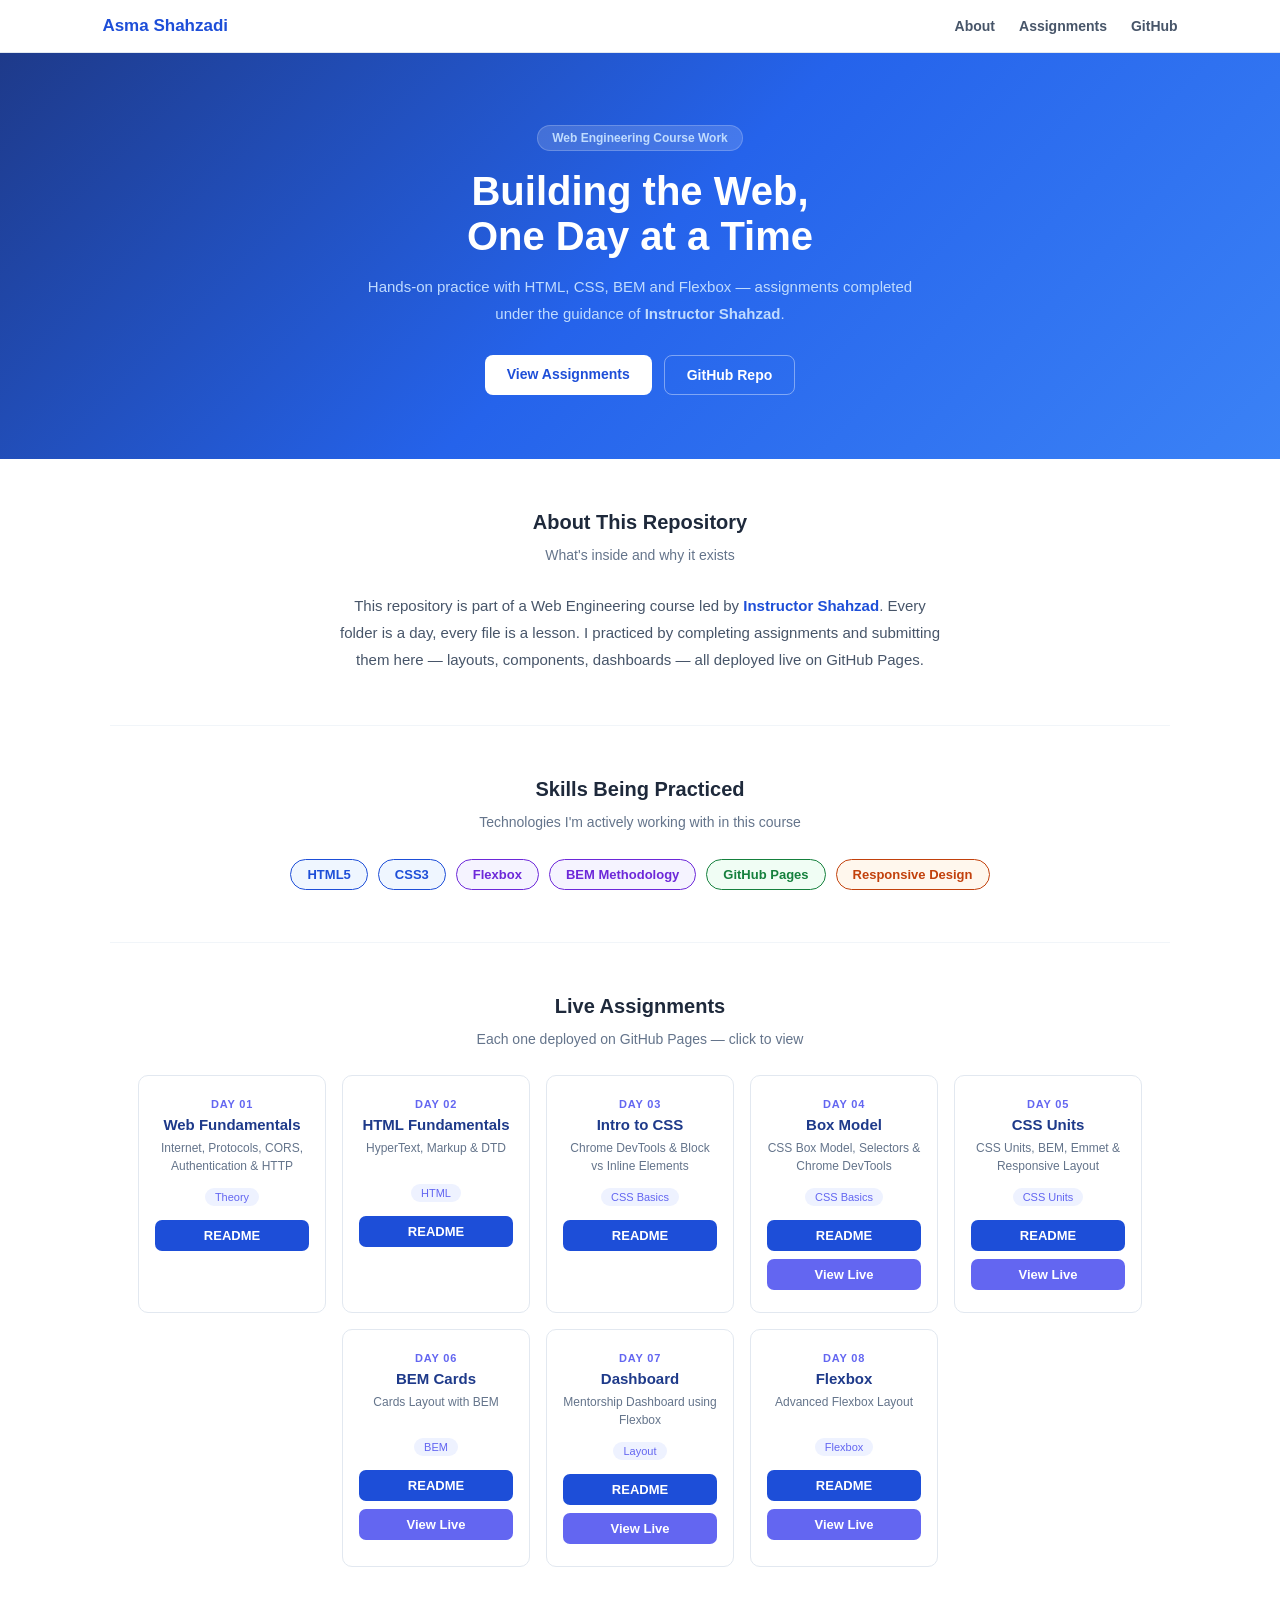
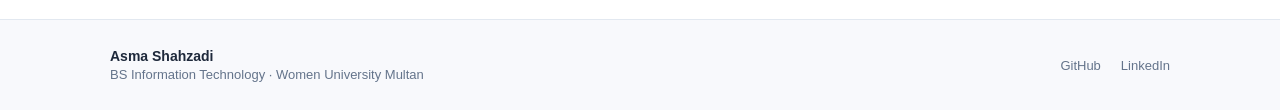
<file: index.html>
<!DOCTYPE html>
<html lang="en">
<head>
  <meta charset="UTF-8">
  <meta name="viewport" content="width=device-width, initial-scale=1.0">
  <title>Learn Web Engineering | Asma Shahzadi</title>
  <style>
    * {
      margin: 0;
      padding: 0;
      box-sizing: border-box;
    }

    body {
      font-family: Arial, sans-serif;
      background: #fff;
      color: #1e293b;
    }

    /* NAV */
    nav {
      display: flex;
      justify-content: space-between;
      align-items: center;
      padding: 16px 8%;
      background: #fff;
      border-bottom: 1px solid #e2e8f0;
      position: sticky;
      top: 0;
    }

    nav h3 {
      color: #1d4ed8;
      font-size: 17px;
    }

    nav ul {
      display: flex;
      list-style: none;
      gap: 24px;
    }

    nav a {
      text-decoration: none;
      color: #475569;
      font-size: 14px;
      font-weight: bold;
    }

    /* HERO */
    .hero {
      padding: 72px 8% 64px;
      text-align: center;
      background: linear-gradient(135deg, #1e3a8a, #2563eb, #3b82f6);
      color: #fff;
    }

    .hero-tag {
      display: inline-block;
      background: rgba(255, 255, 255, 0.15);
      color: #bfdbfe;
      font-size: 12px;
      font-weight: bold;
      padding: 5px 14px;
      border-radius: 20px;
      margin-bottom: 18px;
      border: 1px solid rgba(255, 255, 255, 0.2);
    }

    .hero h1 {
      font-size: 40px;
      margin-bottom: 14px;
    }

    .hero p {
      margin: 0 auto;
      max-width: 560px;
      line-height: 1.8;
      font-size: 15px;
      color: #bfdbfe;
    }

    .btns {
      margin-top: 28px;
      display: flex;
      justify-content: center;
      gap: 12px;
      flex-wrap: wrap;
    }

    .btn {
      padding: 11px 22px;
      border-radius: 8px;
      text-decoration: none;
      font-size: 14px;
      font-weight: bold;
    }

    .btn-white {
      background: #fff;
      color: #1d4ed8;
    }

    .btn-outline {
      background: transparent;
      color: #fff;
      border: 1.5px solid rgba(255, 255, 255, 0.4);
    }

    /* CONTAINER */
    .container {
      width: 90%;
      max-width: 1060px;
      margin: 0 auto;
    }

    /* SECTIONS */
    .section {
      padding: 52px 0;
      border-bottom: 1px solid #f1f5f9;
    }

    .section:last-child {
      border-bottom: none;
    }

    .section h2 {
      color: #1e293b;
      font-size: 20px;
      margin-bottom: 10px;
      text-align: center;
    }

    .section p.sub {
      text-align: center;
      color: #64748b;
      font-size: 14px;
      margin-bottom: 24px;
      line-height: 1.7;
    }

    .about-text {
      max-width: 600px;
      margin: 0 auto;
      text-align: center;
      color: #475569;
      font-size: 15px;
      line-height: 1.8;
    }

    /* BADGES */
    .badges {
      display: flex;
      justify-content: center;
      gap: 10px;
      flex-wrap: wrap;
    }

    .badges span {
      padding: 7px 16px;
      border-radius: 20px;
      font-size: 13px;
      font-weight: bold;
      border: 1px solid;
    }

    .b-blue {
      background: #eff6ff;
      color: #1d4ed8;
      border-color: #dbeafe;
    }

    .b-purple {
      background: #f5f3ff;
      color: #6d28d9;
      border-color: #ede9fe;
    }

    .b-green {
      background: #f0fdf4;
      color: #15803d;
      border-color: #dcfce7;
    }

    .b-orange {
      background: #fff7ed;
      color: #c2410c;
      border-color: #fed7aa;
    }

    /* CARDS */
    .cards {
      display: flex;
      flex-wrap: wrap;
      justify-content: center;
      gap: 16px;
    }

    .card {
      width: 188px;
      padding: 22px 16px;
      border-radius: 10px;
      text-align: center;
      border: 1px solid #e2e8f0;
    }

    .card-day {
      font-size: 11px;
      font-weight: bold;
      color: #6366f1;
      letter-spacing: 0.8px;
      text-transform: uppercase;
      margin-bottom: 6px;
    }

    .card h3 {
      color: #1e3a8a;
      font-size: 15px;
      margin-bottom: 6px;
    }

    .card p {
      font-size: 12px;
      color: #64748b;
      min-height: 32px;
      margin-bottom: 12px;
      line-height: 1.5;
    }

    .card-skill {
      font-size: 11px;
      color: #6366f1;
      background: #eef2ff;
      padding: 3px 10px;
      border-radius: 10px;
      display: inline-block;
      margin-bottom: 14px;
    }

    .card a {
      display: block;
      background: #1d4ed8;
      color: #fff;
      text-decoration: none;
      padding: 8px;
      border-radius: 7px;
      font-size: 13px;
      font-weight: bold;
    }

    /* FOOTER */
    footer {
      padding: 28px 8%;
      background: #f8f9fc;
      border-top: 1px solid #e2e8f0;
      color: #64748b;
      font-size: 13px;
    }

    .footer-inner {
      max-width: 1060px;
      margin: 0 auto;
      display: flex;
      justify-content: space-between;
      align-items: center;
      flex-wrap: wrap;
      gap: 12px;
    }

    .footer-inner strong {
      color: #1e293b;
      font-size: 14px;
      display: block;
      margin-bottom: 3px;
    }

    .footer-links {
      display: flex;
      gap: 20px;
    }

    .footer-links a {
      color: #64748b;
      text-decoration: none;
      font-size: 13px;
    }
  </style>
</head>
<body>

  <nav>
    <h3>Asma Shahzadi</h3>
    <ul>
      <li><a href="#about">About</a></li>
      <li><a href="#assignments">Assignments</a></li>
      <li><a href="https://github.com/asmashahzadi764-alt/learn-web-engineering">GitHub</a></li>
    </ul>
  </nav>

  <section class="hero">
    <div class="hero-tag">Web Engineering Course Work</div>
    <h1>Building the Web,<br>One Day at a Time</h1>
    <p>Hands-on practice with HTML, CSS, BEM and Flexbox — assignments completed under the guidance of <strong>Instructor Shahzad</strong>.</p>
    <div class="btns">
      <a class="btn btn-white" href="#assignments">View Assignments</a>
      <a class="btn btn-outline" href="https://github.com/asmashahzadi764-alt/learn-web-engineering">GitHub Repo</a>
    </div>
  </section>

  <div class="container">

    <div class="section" id="about">
      <h2>About This Repository</h2>
      <p class="sub">What's inside and why it exists</p>
      <p class="about-text">This repository is part of a Web Engineering course led by <a href="https://github.com/shaizCodes" style="color:#1d4ed8;text-decoration:none;font-weight:bold;">Instructor Shahzad</a>. Every folder is a day, every file is a lesson. I practiced by completing assignments and submitting them here — layouts, components, dashboards — all deployed live on GitHub Pages.</p>
    </div>

    <div class="section">
      <h2>Skills Being Practiced</h2>
      <p class="sub">Technologies I'm actively working with in this course</p>
      <div class="badges">
        <span class="b-blue">HTML5</span>
        <span class="b-blue">CSS3</span>
        <span class="b-purple">Flexbox</span>
        <span class="b-purple">BEM Methodology</span>
        <span class="b-green">GitHub Pages</span>
        <span class="b-orange">Responsive Design</span>
      </div>
    </div>

    <div class="section" id="assignments">
      <h2>Live Assignments</h2>
      <p class="sub">Each one deployed on GitHub Pages — click to view</p>
      <div class="cards">

        <div class="card">
          <div class="card-day">Day 01</div>
          <h3>Web Fundamentals</h3>
          <p>Internet, Protocols, CORS, Authentication & HTTP</p>
          <div class="card-skill">Theory</div>
          <a href="https://github.com/asmashahzadi764-alt/learn-web-engineering/blob/master/day-01/README.md">README</a>
        </div>

        <div class="card">
          <div class="card-day">Day 02</div>
          <h3>HTML Fundamentals</h3>
          <p>HyperText, Markup & DTD</p>
          <div class="card-skill">HTML</div>
          <a href="https://github.com/asmashahzadi764-alt/learn-web-engineering/blob/master/day-02/README.md">README</a>
        </div>

        <div class="card">
          <div class="card-day">Day 03</div>
          <h3>Intro to CSS</h3>
          <p>Chrome DevTools & Block vs Inline Elements</p>
          <div class="card-skill">CSS Basics</div>
          <a href="https://github.com/asmashahzadi764-alt/learn-web-engineering/blob/master/day-03/README.md">README</a>
        </div>

        <div class="card">
          <div class="card-day">Day 04</div>
          <h3>Box Model</h3>
          <p>CSS Box Model, Selectors & Chrome DevTools</p>
          <div class="card-skill">CSS Basics</div>
          <a href="https://github.com/asmashahzadi764-alt/learn-web-engineering/blob/master/day-04/README.md">README</a>
          <a href="https://asmashahzadi764-alt.github.io/learn-web-engineering/day-04/submissions/asmashahzadi764/" style="margin-top:8px;background:#6366f1;">View Live</a>
        </div>

        <div class="card">
          <div class="card-day">Day 05</div>
          <h3>CSS Units</h3>
          <p>CSS Units, BEM, Emmet & Responsive Layout</p>
          <div class="card-skill">CSS Units</div>
          <a href="https://github.com/asmashahzadi764-alt/learn-web-engineering/blob/master/day-05/README.md">README</a>
          <a href="https://asmashahzadi764-alt.github.io/learn-web-engineering/day-05/submissions/asmashahzadi764/" style="margin-top:8px;background:#6366f1;">View Live</a>
        </div>

        <div class="card">
          <div class="card-day">Day 06</div>
          <h3>BEM Cards</h3>
          <p>Cards Layout with BEM</p>
          <div class="card-skill">BEM</div>
          <a href="https://github.com/asmashahzadi764-alt/learn-web-engineering/blob/master/day-06/README.md">README</a>
          <a href="https://asmashahzadi764-alt.github.io/learn-web-engineering/day-06/submissions/asmashahzadi764-alt/" style="margin-top:8px;background:#6366f1;">View Live</a>
        </div>

        <div class="card">
          <div class="card-day">Day 07</div>
          <h3>Dashboard</h3>
          <p>Mentorship Dashboard using Flexbox</p>
          <div class="card-skill">Layout</div>
          <a href="https://github.com/asmashahzadi764-alt/learn-web-engineering/blob/master/day-07/README.md">README</a>
          <a href="https://asmashahzadi764-alt.github.io/learn-web-engineering/day-07/submissions/asmashahzadi764-alt/" style="margin-top:8px;background:#6366f1;">View Live</a>
        </div>

        <div class="card">
          <div class="card-day">Day 08</div>
          <h3>Flexbox</h3>
          <p>Advanced Flexbox Layout</p>
          <div class="card-skill">Flexbox</div>
          <a href="https://github.com/asmashahzadi764-alt/learn-web-engineering/blob/master/day-08/README.md">README</a>
          <a href="https://asmashahzadi764-alt.github.io/learn-web-engineering/day-08/submissions/asmashahzadi764-alt/" style="margin-top:8px;background:#6366f1;">View Live</a>
        </div>

      </div>
    </div>

  </div>

  <footer>
    <div class="footer-inner">
      <div>
        <strong>Asma Shahzadi</strong>
        BS Information Technology · Women University Multan
      </div>
      <div class="footer-links">
        <a href="https://github.com/asmashahzadi764-alt">GitHub</a>
        <a href="https://linkedin.com/in/asma-shahzadi-313291376">LinkedIn</a>
      </div>
    </div>
  </footer>

</body>
</html>
</file>
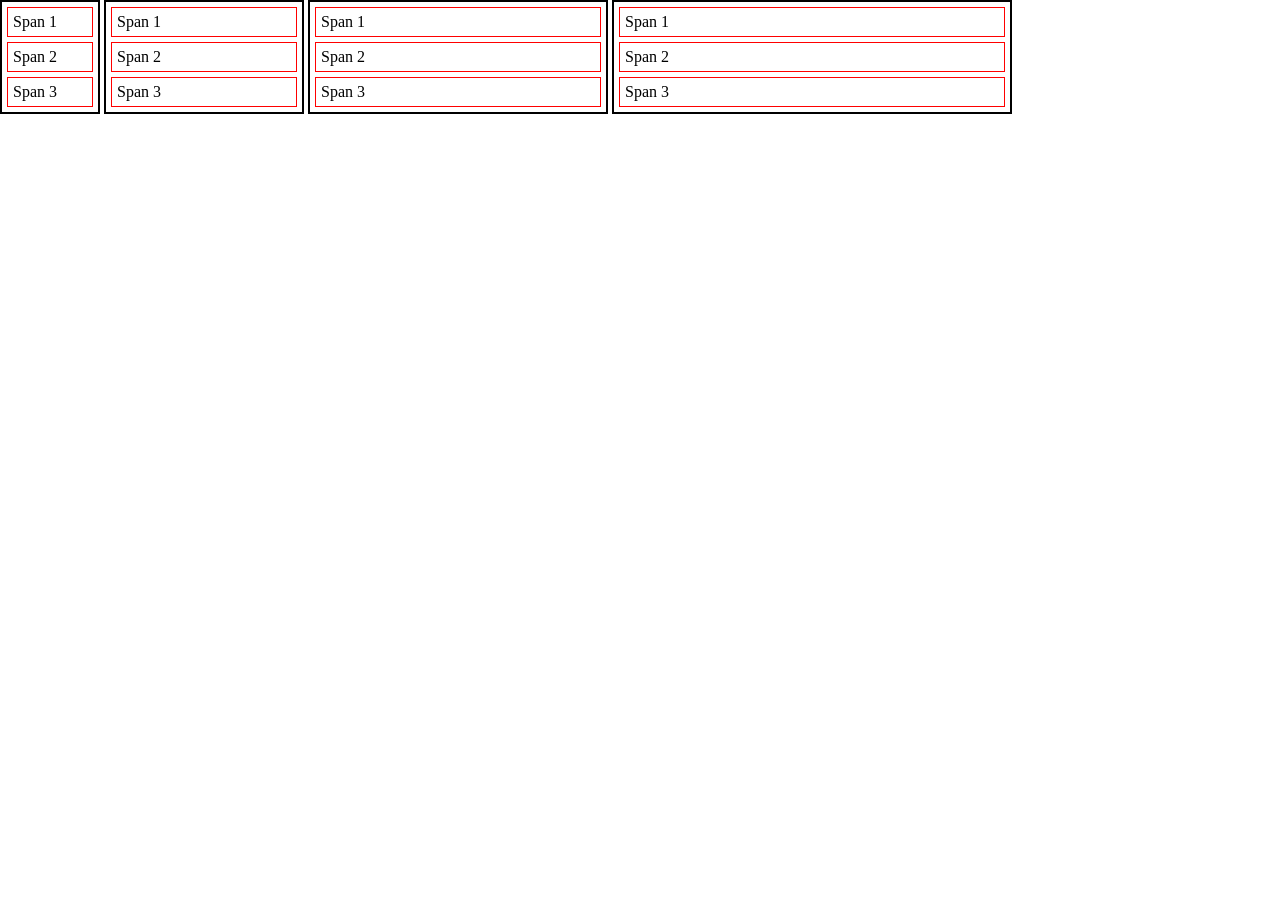
<file: day-04/submissions/asmashahzadi764/index.html>
<!doctype html>
<html lang="en">
  <head>
    <meta charset="UTF-8" />
    <meta name="viewport" content="width=device-width, initial-scale=1.0" />
    <title>CSS Box Model & Display Property</title>
    <link rel="stylesheet" href="./style.css">
  </head>
  <body>
    <p class="box box--small">
        <span>Span 1</span>
        <span>Span 2</span>
        <span>Span 3</span></p>
    <p class="box box--medium">
        <span>Span 1</span>
        <span>Span 2</span>
        <span>Span 3</span></p>
    <p class="box box--large">
        <span>Span 1</span>
        <span>Span 2</span>
        <span>Span 3</span></p>
    <p class="box box--extra-large">
        <span>Span 1</span>
        <span>Span 2</span>
        <span>Span 3</span></p>
  </body>
</html>
</file>
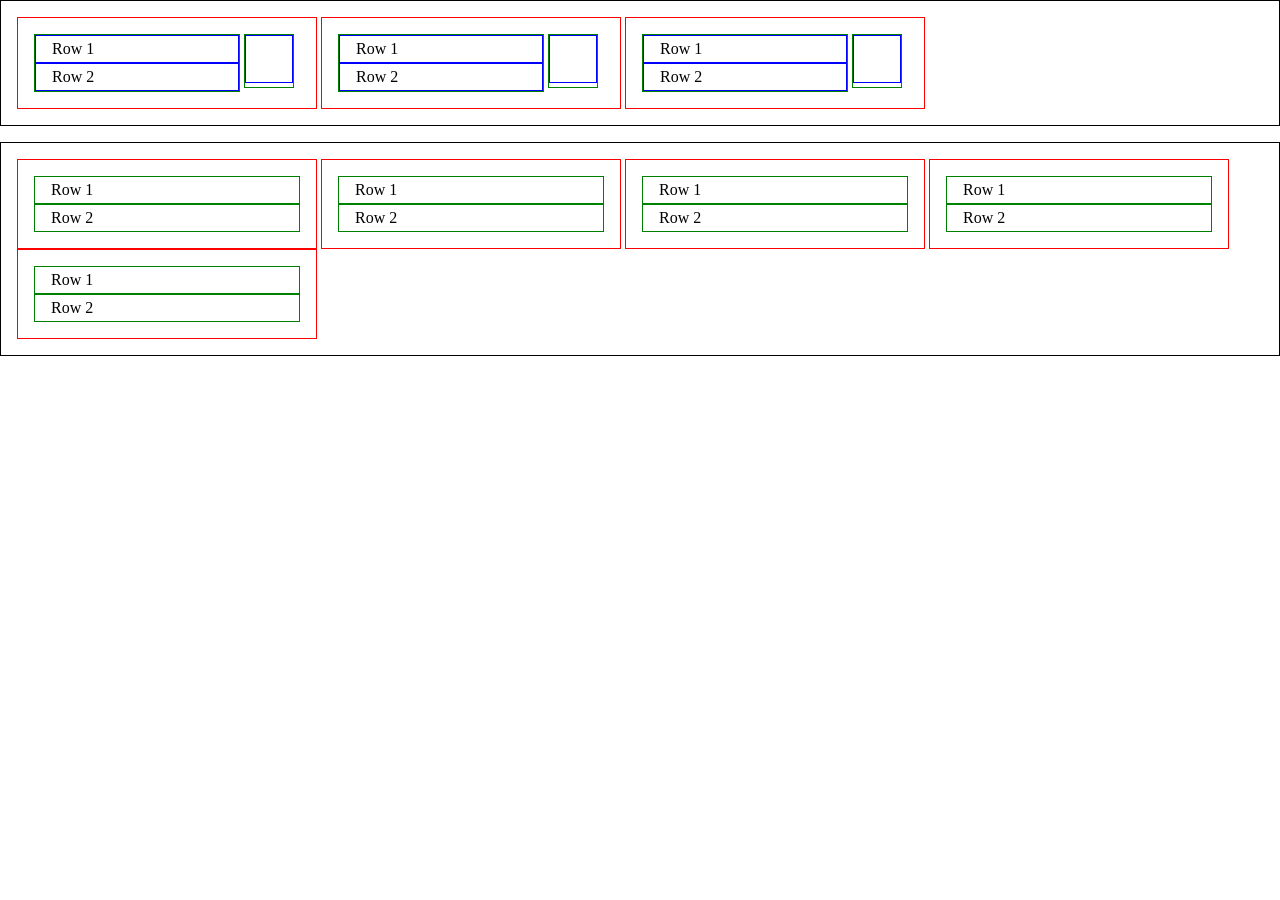
<file: day-06/submissions/asmashahzadi764-alt/index.html>
<!doctype html>
<html lang="en">
<head>
<meta charset="UTF-8">
<meta name="viewport" content="width=device-width, initial-scale=1.0">
<title>Cards Layout with BEM</title>
<link rel="stylesheet" href="./style.css">
</head>

<body>

<div class="cards border flexbox">

  <div class="card border--red flexbox">
    <div class="card__content border--green">
      <div class="card__title border--blue">Row 1</div>
      <div class="card__description border--blue">Row 2</div>
    </div>

    <div class="card__content border--green">
      <div class="card__icon border--blue"></div>
    </div>
  </div>

  <div class="card border--red flexbox">
    <div class="card__content border--green">
      <div class="card__title border--blue">Row 1</div>
      <div class="card__description border--blue">Row 2</div>
    </div>

    <div class="card__content border--green">
      <div class="card__icon border--blue"></div>
    </div>
  </div>

  <div class="card border--red flexbox">
    <div class="card__content border--green">
      <div class="card__title border--blue">Row 1</div>
      <div class="card__description border--blue">Row 2</div>
    </div>

    <div class="card__content border--green">
      <div class="card__icon border--blue"></div>
    </div>
  </div>

</div>


<div class="cards cards--last border flexbox">

  <div class="card border--red">
    <div class="card__title border--green">Row 1</div>
    <div class="card__description border--green">Row 2</div>
  </div>

  <div class="card border--red">
    <div class="card__title border--green">Row 1</div>
    <div class="card__description border--green">Row 2</div>
  </div>

  <div class="card border--red">
    <div class="card__title border--green">Row 1</div>
    <div class="card__description border--green">Row 2</div>
  </div>

  <div class="card border--red">
    <div class="card__title border--green">Row 1</div>
    <div class="card__description border--green">Row 2</div>
  </div>

  <div class="card border--red">
    <div class="card__title border--green">Row 1</div>
    <div class="card__description border--green">Row 2</div>
  </div>

</div>

</body>
</html>
</file>
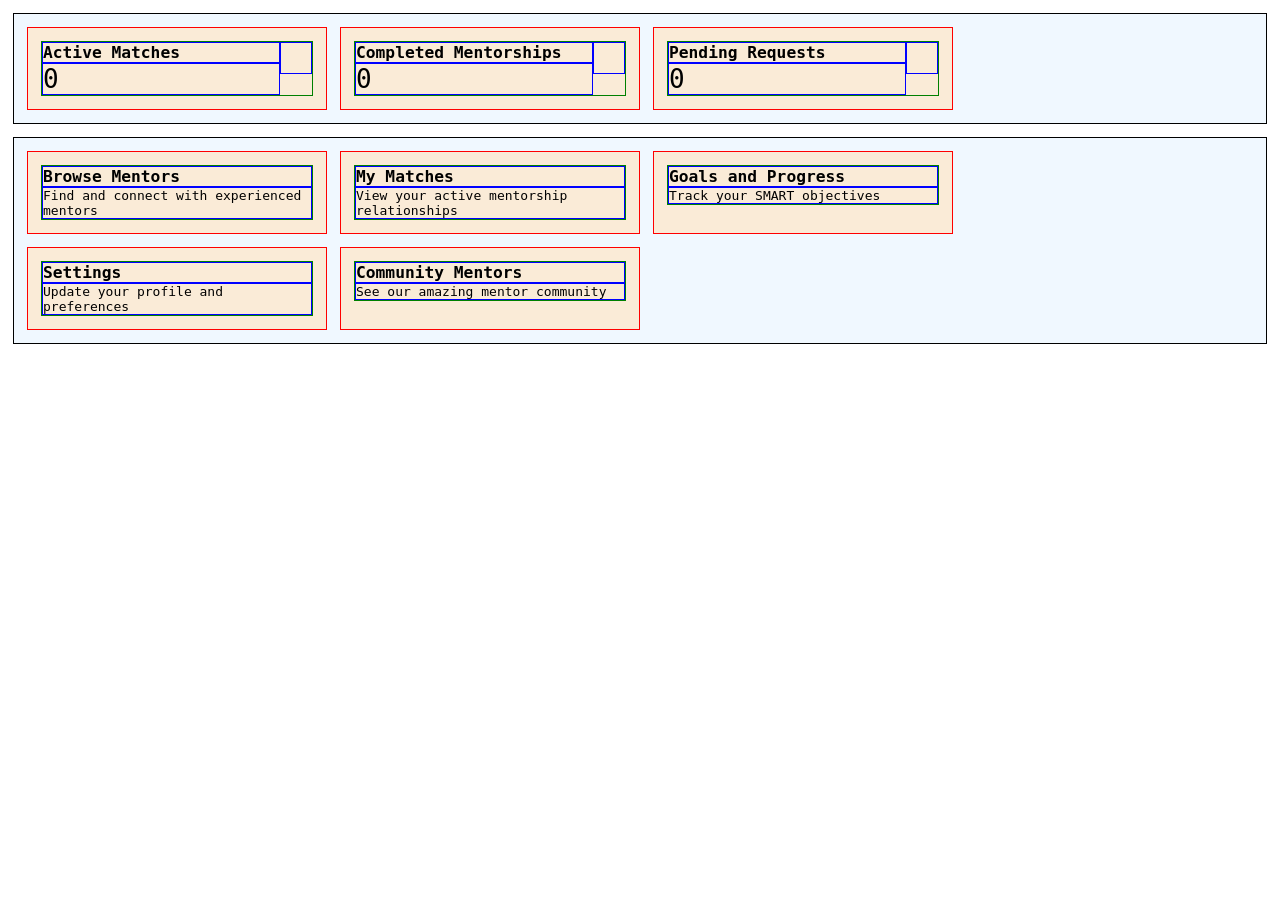
<file: day-07/submissions/asmashahzadi764-alt/index.html>
<!DOCTYPE html>
<html lang="en">
<head>
  <meta charset="UTF-8">
  <meta name="viewport" content="width=device-width, initial-scale=1.0">
  <title>Mentorship Dashboard</title>
  <link rel="stylesheet" href="style.css">
</head>
<body>

  <div class="dashboard container container--column">

    <!-- Section 1: Metrics Cards -->
    <section class="metrics container container--row border">

      <div class="card border border--red">
        <div class="card__wrapper container border border--green grow">
          <div class="card__content grow">
            <h2 class="card__title border border--blue">Active Matches</h2>
            <p class="card__value grow border border--blue">0</p>
          </div>
          <div class="card__icon border border--blue"></div>
        </div>
      </div>

      <div class="card border border--red">
        <div class="card__wrapper container border border--green grow">
          <div class="card__content grow">
            <h2 class="card__title border border--blue">Completed Mentorships</h2>
            <p class="card__value grow border border--blue">0</p>
          </div>
          <div class="card__icon border border--blue"></div>
        </div>
      </div>

      <div class="card border border--red">
        <div class="card__wrapper container border border--green grow">
          <div class="card__content grow">
            <h2 class="card__title border border--blue">Pending Requests</h2>
            <p class="card__value grow border border--blue">0</p>
          </div>
          <div class="card__icon border border--blue"></div>
        </div>
      </div>

    </section>

    <!-- Section 2: Details / Navigation Cards -->
    <section class="details container container--row container--wrap border">

      <div class="card border border--red">
        <div class="card__wrapper container border border--green grow">
          <div class="card__content grow">
            <h3 class="card__title border border--blue">Browse Mentors</h3>
            <p class="card__description border border--blue">
              Find and connect with experienced mentors
            </p>
          </div>
        </div>
      </div>

      <div class="card border border--red">
        <div class="card__wrapper container border border--green grow">
          <div class="card__content grow">
            <h3 class="card__title border border--blue">My Matches</h3>
            <p class="card__description border border--blue">
              View your active mentorship relationships
            </p>
          </div>
        </div>
      </div>

      <div class="card border border--red">
        <div class="card__wrapper container border border--green grow">
          <div class="card__content grow">
            <h3 class="card__title border border--blue">Goals and Progress</h3>
            <p class="card__description border border--blue">
              Track your SMART objectives
            </p>
          </div>
        </div>
      </div>

      <div class="card border border--red">
        <div class="card__wrapper container border border--green grow">
          <div class="card__content grow">
            <h3 class="card__title border border--blue">Settings</h3>
            <p class="card__description border border--blue">
              Update your profile and preferences
            </p>
          </div>
        </div>
      </div>

      <div class="card border border--red">
        <div class="card__wrapper container border border--green grow">
          <div class="card__content grow">
            <h3 class="card__title border border--blue">Community Mentors</h3>
            <p class="card__description border border--blue">
              See our amazing mentor community
            </p>
          </div>
        </div>
      </div>

    </section>

  </div>

</body>
</html>
</file>
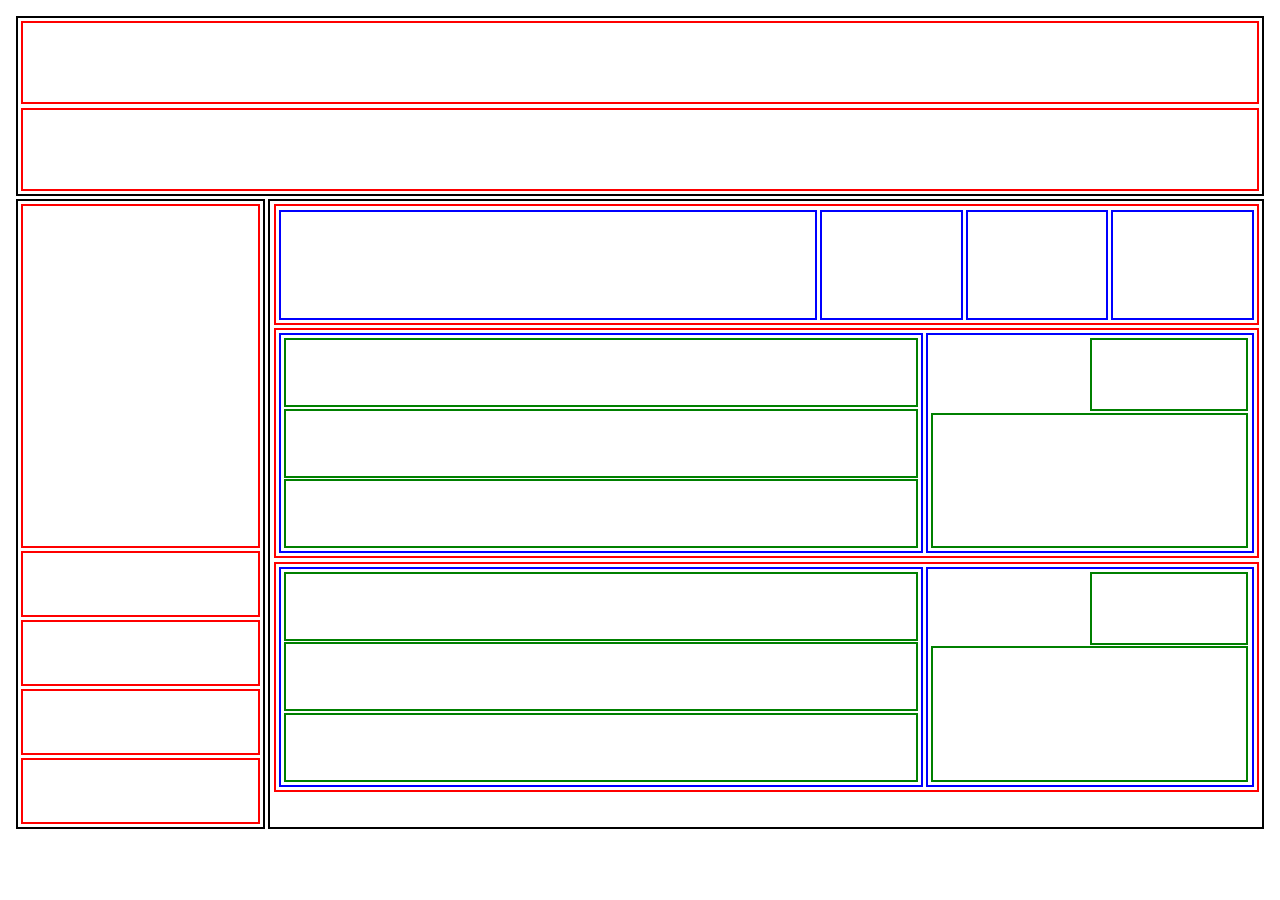
<file: day-08/submissions/asmashahzadi764-alt/index.html>
<!doctype html>
<html lang="en">
  <head>
    <meta charset="UTF-8" />
    <meta name="viewport" content="width=device-width, initial-scale=1.0" />
    <title>Build a Flexbox Layout</title>
    <link rel="stylesheet" href="./style.css" />
  </head>
  <body>
    <header class="border flex--column">
      <div class="header__items border--red"></div>
      <div class="header__items border--red"></div>
    </header>
    <div class="content flex--row">
      <nav class="border flex--column">
        <div class="nav__items first__nav__item border--red"></div>
        <div class="nav__items border--red"></div>
        <div class="nav__items border--red"></div>
        <div class="nav__items border--red"></div>
        <div class="nav__items border--red"></div>
      </nav>
      <main class="border flex--column">

        <div class="cards flex--row border--red">
          <div class="card__item first__card__item border--blue"></div>
          <div class="card__item border--blue"></div>
          <div class="card__item border--blue"></div>
          <div class="card__item border--blue"></div>
        </div>
        <div class="cards flex--row border--red">
          <div class="card__item card__item--primary  border--blue flex--column">
            <div class="child border--green"></div>
            <div class="child border--green"></div>
            <div class="child border--green"></div>
          </div>
          <div class="card__item border--blue last__card__item flex--column">
            <div class="child border--green"></div>
            <div class="child border--green"></div>
          </div>
        </div>
        <div class="cards flex--row border--red">
          <div class="card__item card__item--primary  border--blue flex--column">
            <div class="child border--green"></div>
            <div class="child border--green"></div>
            <div class="child border--green"></div>
          </div>
          <div class="card__item last__card__item border--blue flex--column">
            <div class="child border--green"></div>
            <div class="child border--green"></div>
          </div>
        </div>
      </main>
    </div>
  </body>
</html>
</file>
<file: day-04/submissions/asmashahzadi764/style.css>
* {
  margin: 0;
  padding: 0;
  box-sizing: border-box;
}

.box {
  border: 2px solid black;
  display: inline-block;
}

.box--small {
  width: 100px;
}

.box--medium {
  width: 200px;
}

.box--large {
  width: 300px;
}

.box--extra-large {
  width: 400px;
}

span {
  border: 1px solid red;
  display: block;
  margin: 5px;
  padding: 5px;
}
</file>
<file: day-06/submissions/asmashahzadi764-alt/style.css>
* {
  margin: 0;
  padding: 0;
  box-sizing: border-box;
}

.border {
  border: 1px solid black;
}

.border--red {
  border: 1px solid red;
}

.border--green {
  border: 1px solid green;
}

.border--blue {
  border: 1px solid blue;
}

.cards {
  padding: 1em;
}

.cards--last {
  margin-top: 1rem;
}

.card {
  width: 300px;
  padding: 1em;
  display: inline-block;
  vertical-align: top;
}

.card__title,
.card__description {
  padding: 0.25em 1em;          
}

.card__icon {
  width: 48px;
  height: 48px;
  display: inline-block;
}

.card__content {
  display: inline-block;
  vertical-align: top;
}

.card__content:first-child {
  width: calc(100% - 60px);
}
</file>
<file: day-07/submissions/asmashahzadi764-alt/style.css>
* {
box-sizing: border-box;
margin: 0;
padding: 0;
}

body{
font-family: monospace;
}

.container{
display: flex;
}

.container--column{
flex-direction: column;
}

.container--row{
flex-direction: row;
}

.container--wrap{
flex-wrap: wrap;
}

.grow{
flex-grow: 1;
}

.border{
border: 1px solid black;
}

.border--red{
border-color: red;
}

.border--blue{
border-color: blue;
}

.border--green{
border-color: green;
}

.dashboard{
padding: 1em;
gap: 1em;
}

.metrics{
background: aliceblue;
padding: 1em;
gap: 1em;
}

.details{
gap: 1em;
padding: 1em;
background: aliceblue;
}

.card{
width: 300px;
background: antiquewhite;
padding: 1em;
}

.card__wrapper{
display: flex;
}

.card__content{
display: flex;
flex-direction: column;
}

.card__title{
font-size: 1.25em;
}

.card__value{
font-size: 2em;
}

.card__icon{
width: 32px;
height: 32px;
}
</file>
<file: day-08/submissions/asmashahzadi764-alt/style.css>
*{
    margin: 0;
    padding: 0;
    box-sizing: border-box;
}
.border {
    border: 2px solid black;
}
.border--blue {
    border: 2px solid blue;
}
.border--red {
    border: 2px solid red;
}
.border--green {
    border: 2px solid green;
}

.flex--row{
    display: flex ;
    gap: .2em;

}
.flex--column{
    display: flex ;
    flex-direction: column;
    gap: .2em;
}
header{
    padding:.2em;
    height: 20vh;
    margin: 1em;
    margin-bottom: .2em;
    justify-content: space-between;
}
.header__items {
    flex: 1;
}
nav{
    width: 20%;
    padding:.2em;
     height: 70vh;
     margin-left: 1em;
}

.nav__items,.cards,.card__item,.child{
     flex:1
}
main{
    width: 80%;
    padding:.2em;
    height: 70vh;
    margin-right: 1em;
}
.content{
    padding: 0;
}
div{
     padding:.2em;
}
main .cards:last-child{
    margin-bottom:2em;
}
main .cards:first-child {
      flex: .5;
}
.first__card__item  {
      flex: 4;
}
.card__item{
    gap:0.1em;
}
.last__card__item{
    align-items: flex-end;
}
.last__card__item :last-child{
    flex: 2;
    width: 100%;  
}
.last__card__item :first-child{
    height:40%; 
    width: 50%;
}
.card__item--primary {
    flex: 2;
}
.first__nav__item{
    flex: 6;
}
</file>
